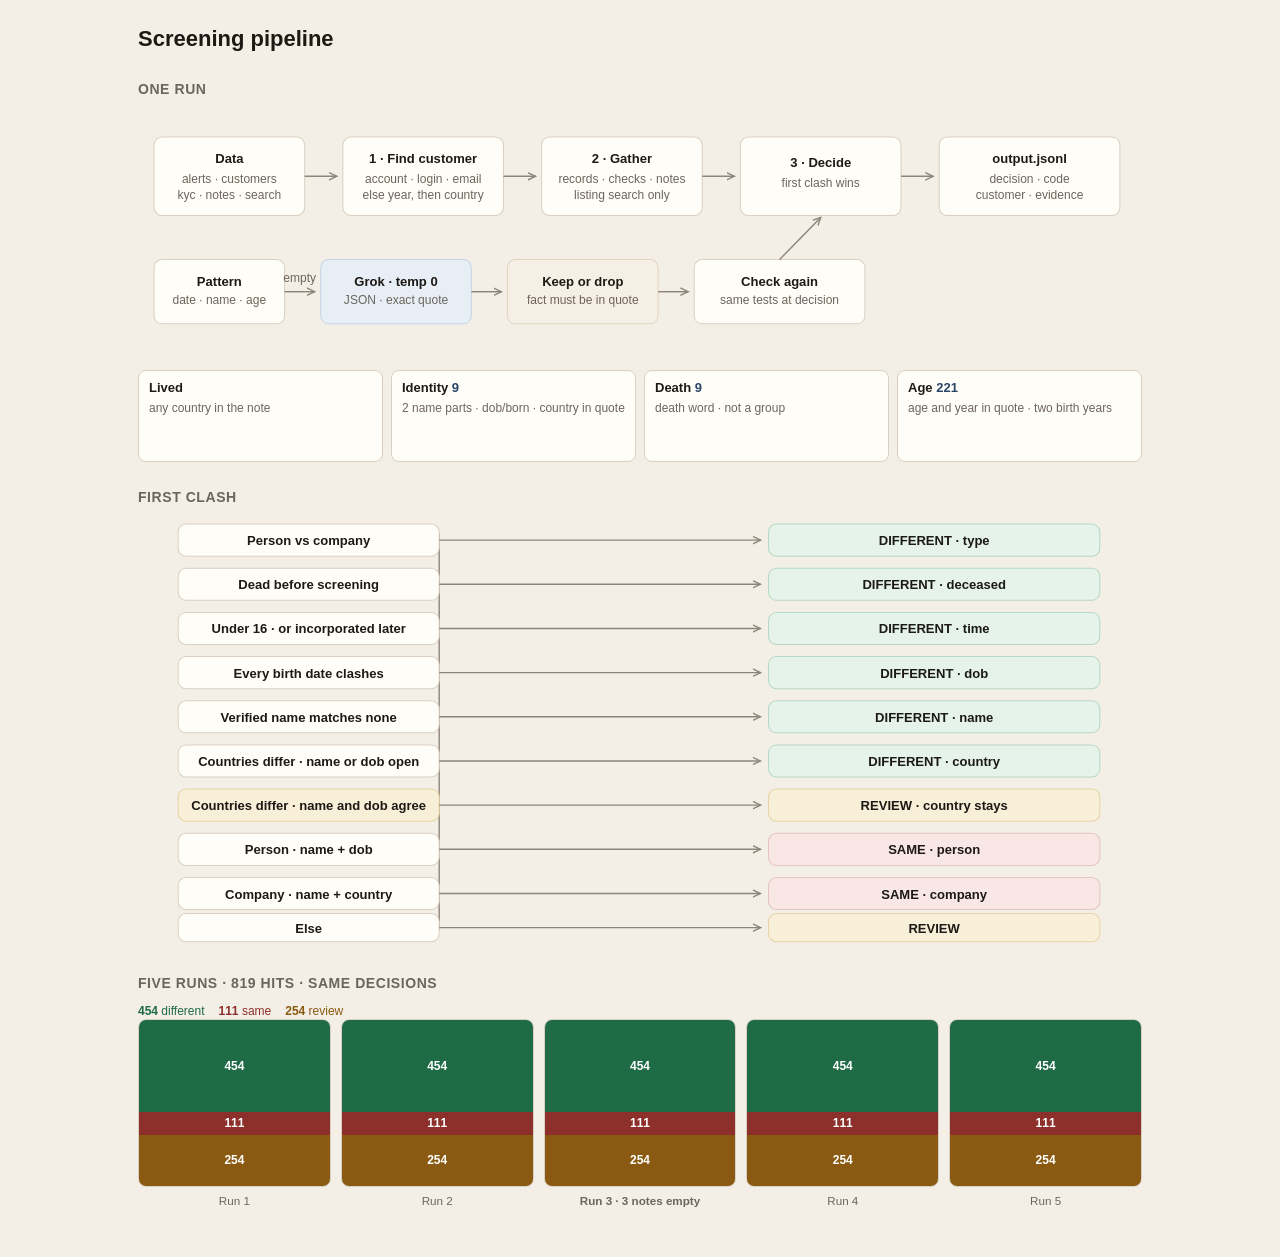
<file: output/pipeline.html>
<!DOCTYPE html>
<html lang="en">
<head>
<meta charset="utf-8">
<meta name="viewport" content="width=device-width, initial-scale=1">
<title>Screening pipeline</title>
<style>
  :root {
    --bg: #f3efe6;
    --paper: #fffdf8;
    --ink: #1d1a16;
    --muted: #6d655c;
    --line: #d9d0c3;
    --cleared: #1e6b45;
    --cleared-bg: #e5f3eb;
    --same: #8d2f2a;
    --same-bg: #f8e7e4;
    --review: #8a5a12;
    --review-bg: #f8efd8;
    --fact: #2a4568;
    --fact-bg: #e7eef6;
  }
  * { box-sizing: border-box; }
  body {
    margin: 0;
    background: var(--bg);
    color: var(--ink);
    font: 14px/1.35 "Segoe UI", "Helvetica Neue", sans-serif;
  }
  main { max-width: 1040px; margin: 0 auto; padding: 24px 18px 48px; }
  h1 { margin: 0 0 16px; font-size: 22px; font-weight: 600; }
  h2 { margin: 26px 0 10px; font-size: 14px; font-weight: 600; color: var(--muted); letter-spacing: 0.04em; text-transform: uppercase; }
  svg { display: block; width: 100%; height: auto; }
  .box { fill: var(--paper); stroke: var(--line); }
  .box-fact { fill: var(--fact-bg); stroke: #c5d3e4; }
  .box-drop { fill: #f6efe6; stroke: #e2d3c0; }
  .box-clear { fill: var(--cleared-bg); stroke: #b7d8c4; }
  .box-same { fill: var(--same-bg); stroke: #e4c4c0; }
  .box-hold { fill: var(--review-bg); stroke: #e6d3a8; }
  .t { fill: var(--ink); font: 600 13px "Segoe UI", sans-serif; }
  .s { fill: var(--muted); font: 12px "Segoe UI", sans-serif; }
  .a { stroke: #8d847a; fill: none; stroke-width: 1.4; }
  .scroll { overflow-x: auto; }
  .gates {
    display: grid;
    grid-template-columns: repeat(4, 1fr);
    gap: 8px;
    margin-top: 10px;
  }
  .gate {
    background: var(--paper);
    border: 1px solid var(--line);
    border-radius: 8px;
    padding: 8px 10px;
    min-height: 92px;
  }
  .gate b { display: block; font-size: 13px; }
  .gate em { font-style: normal; color: var(--fact); font-weight: 600; }
  .gate span { display: block; margin-top: 4px; color: var(--muted); font-size: 12px; }
  .runs { display: grid; grid-template-columns: repeat(5, 1fr); gap: 10px; align-items: end; }
  .run { text-align: center; }
  .bar { height: 168px; display: flex; flex-direction: column; border-radius: 8px; overflow: hidden; border: 1px solid var(--line); }
  .bar i { display: flex; align-items: center; justify-content: center; font-style: normal; color: #fff; font-size: 12px; font-weight: 600; }
  .d { background: var(--cleared); height: 55.4%; }
  .m { background: var(--same); height: 13.6%; }
  .r { background: var(--review); height: 31%; }
  .run small { display: block; margin-top: 6px; color: var(--muted); }
  .mark { color: var(--fact); font-weight: 600; }
  .legend { display: flex; gap: 14px; margin: 8px 0 0; color: var(--muted); font-size: 12px; }
  .legend b { font-weight: 600; }
  .lg-d { color: var(--cleared); } .lg-m { color: var(--same); } .lg-r { color: var(--review); }
  @media (max-width: 720px) {
    .gates { grid-template-columns: 1fr 1fr; }
    .runs { grid-template-columns: repeat(5, 92px); }
  }
</style>
</head>
<body>
<main>
  <h1>Screening pipeline</h1>

  <h2>One run</h2>
  <div class="scroll">
  <svg viewBox="0 0 1000 250" role="img" aria-label="Data goes to find customer, gather, then decide. Patterns feed gaps to Grok, then a quote check, then the decision.">
    <defs>
      <marker id="arrow" viewBox="0 0 10 10" refX="8" refY="5" markerWidth="7" markerHeight="7" orient="auto-start-reverse">
        <path d="M 0 1.2 L 8 5 L 0 8.8" fill="none" stroke="#8d847a" stroke-width="1.4"/>
      </marker>
    </defs>
    <rect class="box" x="16" y="28" width="150" height="78" rx="8"/>
    <text class="t" x="91" y="54" text-anchor="middle">Data</text>
    <text class="s" x="91" y="74" text-anchor="middle">alerts · customers</text>
    <text class="s" x="91" y="90" text-anchor="middle">kyc · notes · search</text>

    <line class="a" x1="166" y1="67" x2="198" y2="67" marker-end="url(#arrow)"/>

    <rect class="box" x="204" y="28" width="160" height="78" rx="8"/>
    <text class="t" x="284" y="54" text-anchor="middle">1 · Find customer</text>
    <text class="s" x="284" y="74" text-anchor="middle">account · login · email</text>
    <text class="s" x="284" y="90" text-anchor="middle">else year, then country</text>

    <line class="a" x1="364" y1="67" x2="396" y2="67" marker-end="url(#arrow)"/>

    <rect class="box" x="402" y="28" width="160" height="78" rx="8"/>
    <text class="t" x="482" y="54" text-anchor="middle">2 · Gather</text>
    <text class="s" x="482" y="74" text-anchor="middle">records · checks · notes</text>
    <text class="s" x="482" y="90" text-anchor="middle">listing search only</text>

    <line class="a" x1="562" y1="67" x2="594" y2="67" marker-end="url(#arrow)"/>

    <rect class="box" x="600" y="28" width="160" height="78" rx="8"/>
    <text class="t" x="680" y="58" text-anchor="middle">3 · Decide</text>
    <text class="s" x="680" y="78" text-anchor="middle">first clash wins</text>

    <line class="a" x1="760" y1="67" x2="792" y2="67" marker-end="url(#arrow)"/>

    <rect class="box" x="798" y="28" width="180" height="78" rx="8"/>
    <text class="t" x="888" y="54" text-anchor="middle">output.jsonl</text>
    <text class="s" x="888" y="74" text-anchor="middle">decision · code</text>
    <text class="s" x="888" y="90" text-anchor="middle">customer · evidence</text>


    <rect class="box" x="16" y="150" width="130" height="64" rx="8"/>
    <text class="t" x="81" y="176" text-anchor="middle">Pattern</text>
    <text class="s" x="81" y="194" text-anchor="middle">date · name · age</text>

    <line class="a" x1="146" y1="182" x2="176" y2="182" marker-end="url(#arrow)"/>
    <text class="s" x="161" y="172" text-anchor="middle">empty</text>

    <rect class="box-fact" x="182" y="150" width="150" height="64" rx="8"/>
    <text class="t" x="257" y="176" text-anchor="middle" fill="#2a4568">Grok · temp 0</text>
    <text class="s" x="257" y="194" text-anchor="middle">JSON · exact quote</text>

    <line class="a" x1="332" y1="182" x2="362" y2="182" marker-end="url(#arrow)"/>

    <rect class="box-drop" x="368" y="150" width="150" height="64" rx="8"/>
    <text class="t" x="443" y="176" text-anchor="middle">Keep or drop</text>
    <text class="s" x="443" y="194" text-anchor="middle">fact must be in quote</text>

    <line class="a" x1="518" y1="182" x2="548" y2="182" marker-end="url(#arrow)"/>

    <rect class="box" x="554" y="150" width="170" height="64" rx="8"/>
    <text class="t" x="639" y="176" text-anchor="middle">Check again</text>
    <text class="s" x="639" y="194" text-anchor="middle">same tests at decision</text>

    <line class="a" x1="639" y1="150" x2="680" y2="108" marker-end="url(#arrow)"/>
  </svg>
  </div>

  <div class="gates" aria-label="What Grok is asked, and what drops the reply">
    <div class="gate"><b>Lived</b><span>any country in the note</span></div>
    <div class="gate"><b>Identity <em>9</em></b><span>2 name parts · dob/born · country in quote</span></div>
    <div class="gate"><b>Death <em>9</em></b><span>death word · not a group</span></div>
    <div class="gate"><b>Age <em>221</em></b><span>age and year in quote · two birth years</span></div>
  </div>

  <h2>First clash</h2>
  <div class="scroll">
  <svg viewBox="0 0 1000 430" role="img" aria-label="Decision order. The first contradiction clears the hit. A country clash stays in review when name and date of birth agree.">
    <defs>
      <marker id="out" viewBox="0 0 10 10" refX="8" refY="5" markerWidth="7" markerHeight="7" orient="auto-start-reverse">
        <path d="M 0 1.2 L 8 5 L 0 8.8" fill="none" stroke="#8d847a" stroke-width="1.4"/>
      </marker>
    </defs>
    <line class="a" x1="300" y1="18" x2="300" y2="412"/>

    <rect class="box" x="40" y="8" width="260" height="32" rx="8"/>
    <text class="t" x="170" y="29" text-anchor="middle">Person vs company</text>
    <line class="a" x1="300" y1="24" x2="620" y2="24" marker-end="url(#out)"/>
    <rect class="box-clear" x="628" y="8" width="330" height="32" rx="8"/>
    <text class="t" x="793" y="29" text-anchor="middle" fill="#1e6b45">DIFFERENT · type</text>

    <rect class="box" x="40" y="52" width="260" height="32" rx="8"/>
    <text class="t" x="170" y="73" text-anchor="middle">Dead before screening</text>
    <line class="a" x1="300" y1="68" x2="620" y2="68" marker-end="url(#out)"/>
    <rect class="box-clear" x="628" y="52" width="330" height="32" rx="8"/>
    <text class="t" x="793" y="73" text-anchor="middle" fill="#1e6b45">DIFFERENT · deceased</text>

    <rect class="box" x="40" y="96" width="260" height="32" rx="8"/>
    <text class="t" x="170" y="117" text-anchor="middle">Under 16 · or incorporated later</text>
    <line class="a" x1="300" y1="112" x2="620" y2="112" marker-end="url(#out)"/>
    <rect class="box-clear" x="628" y="96" width="330" height="32" rx="8"/>
    <text class="t" x="793" y="117" text-anchor="middle" fill="#1e6b45">DIFFERENT · time</text>

    <rect class="box" x="40" y="140" width="260" height="32" rx="8"/>
    <text class="t" x="170" y="161" text-anchor="middle">Every birth date clashes</text>
    <line class="a" x1="300" y1="156" x2="620" y2="156" marker-end="url(#out)"/>
    <rect class="box-clear" x="628" y="140" width="330" height="32" rx="8"/>
    <text class="t" x="793" y="161" text-anchor="middle" fill="#1e6b45">DIFFERENT · dob</text>

    <rect class="box" x="40" y="184" width="260" height="32" rx="8"/>
    <text class="t" x="170" y="205" text-anchor="middle">Verified name matches none</text>
    <line class="a" x1="300" y1="200" x2="620" y2="200" marker-end="url(#out)"/>
    <rect class="box-clear" x="628" y="184" width="330" height="32" rx="8"/>
    <text class="t" x="793" y="205" text-anchor="middle" fill="#1e6b45">DIFFERENT · name</text>

    <rect class="box" x="40" y="228" width="260" height="32" rx="8"/>
    <text class="t" x="170" y="249" text-anchor="middle">Countries differ · name or dob open</text>
    <line class="a" x1="300" y1="244" x2="620" y2="244" marker-end="url(#out)"/>
    <rect class="box-clear" x="628" y="228" width="330" height="32" rx="8"/>
    <text class="t" x="793" y="249" text-anchor="middle" fill="#1e6b45">DIFFERENT · country</text>

    <rect class="box-hold" x="40" y="272" width="260" height="32" rx="8"/>
    <text class="t" x="170" y="293" text-anchor="middle" fill="#8a5a12">Countries differ · name and dob agree</text>
    <line class="a" x1="300" y1="288" x2="620" y2="288" marker-end="url(#out)"/>
    <rect class="box-hold" x="628" y="272" width="330" height="32" rx="8"/>
    <text class="t" x="793" y="293" text-anchor="middle" fill="#8a5a12">REVIEW · country stays</text>

    <rect class="box" x="40" y="316" width="260" height="32" rx="8"/>
    <text class="t" x="170" y="337" text-anchor="middle">Person · name + dob</text>
    <line class="a" x1="300" y1="332" x2="620" y2="332" marker-end="url(#out)"/>
    <rect class="box-same" x="628" y="316" width="330" height="32" rx="8"/>
    <text class="t" x="793" y="337" text-anchor="middle" fill="#8d2f2a">SAME · person</text>

    <rect class="box" x="40" y="360" width="260" height="32" rx="8"/>
    <text class="t" x="170" y="381" text-anchor="middle">Company · name + country</text>
    <line class="a" x1="300" y1="376" x2="620" y2="376" marker-end="url(#out)"/>
    <rect class="box-same" x="628" y="360" width="330" height="32" rx="8"/>
    <text class="t" x="793" y="381" text-anchor="middle" fill="#8d2f2a">SAME · company</text>

    <rect class="box" x="40" y="396" width="260" height="28" rx="8"/>
    <text class="t" x="170" y="415" text-anchor="middle">Else</text>
    <line class="a" x1="300" y1="410" x2="620" y2="410" marker-end="url(#out)"/>
    <rect class="box-hold" x="628" y="396" width="330" height="28" rx="8"/>
    <text class="t" x="793" y="415" text-anchor="middle" fill="#8a5a12">REVIEW</text>
  </svg>
  </div>

  <h2>Five runs · 819 hits · same decisions</h2>
  <div class="legend"><span class="lg-d"><b>454</b> different</span><span class="lg-m"><b>111</b> same</span><span class="lg-r"><b>254</b> review</span></div>
  <div class="runs" aria-label="Five runs with the same decision counts. Run 3 left three identity notes empty.">
    <div class="run"><div class="bar"><i class="d">454</i><i class="m">111</i><i class="r">254</i></div><small>Run 1</small></div>
    <div class="run"><div class="bar"><i class="d">454</i><i class="m">111</i><i class="r">254</i></div><small>Run 2</small></div>
    <div class="run"><div class="bar"><i class="d">454</i><i class="m">111</i><i class="r">254</i></div><small class="mark">Run 3 · 3 notes empty</small></div>
    <div class="run"><div class="bar"><i class="d">454</i><i class="m">111</i><i class="r">254</i></div><small>Run 4</small></div>
    <div class="run"><div class="bar"><i class="d">454</i><i class="m">111</i><i class="r">254</i></div><small>Run 5</small></div>
  </div>
</main>
</body>
</html>
</file>
